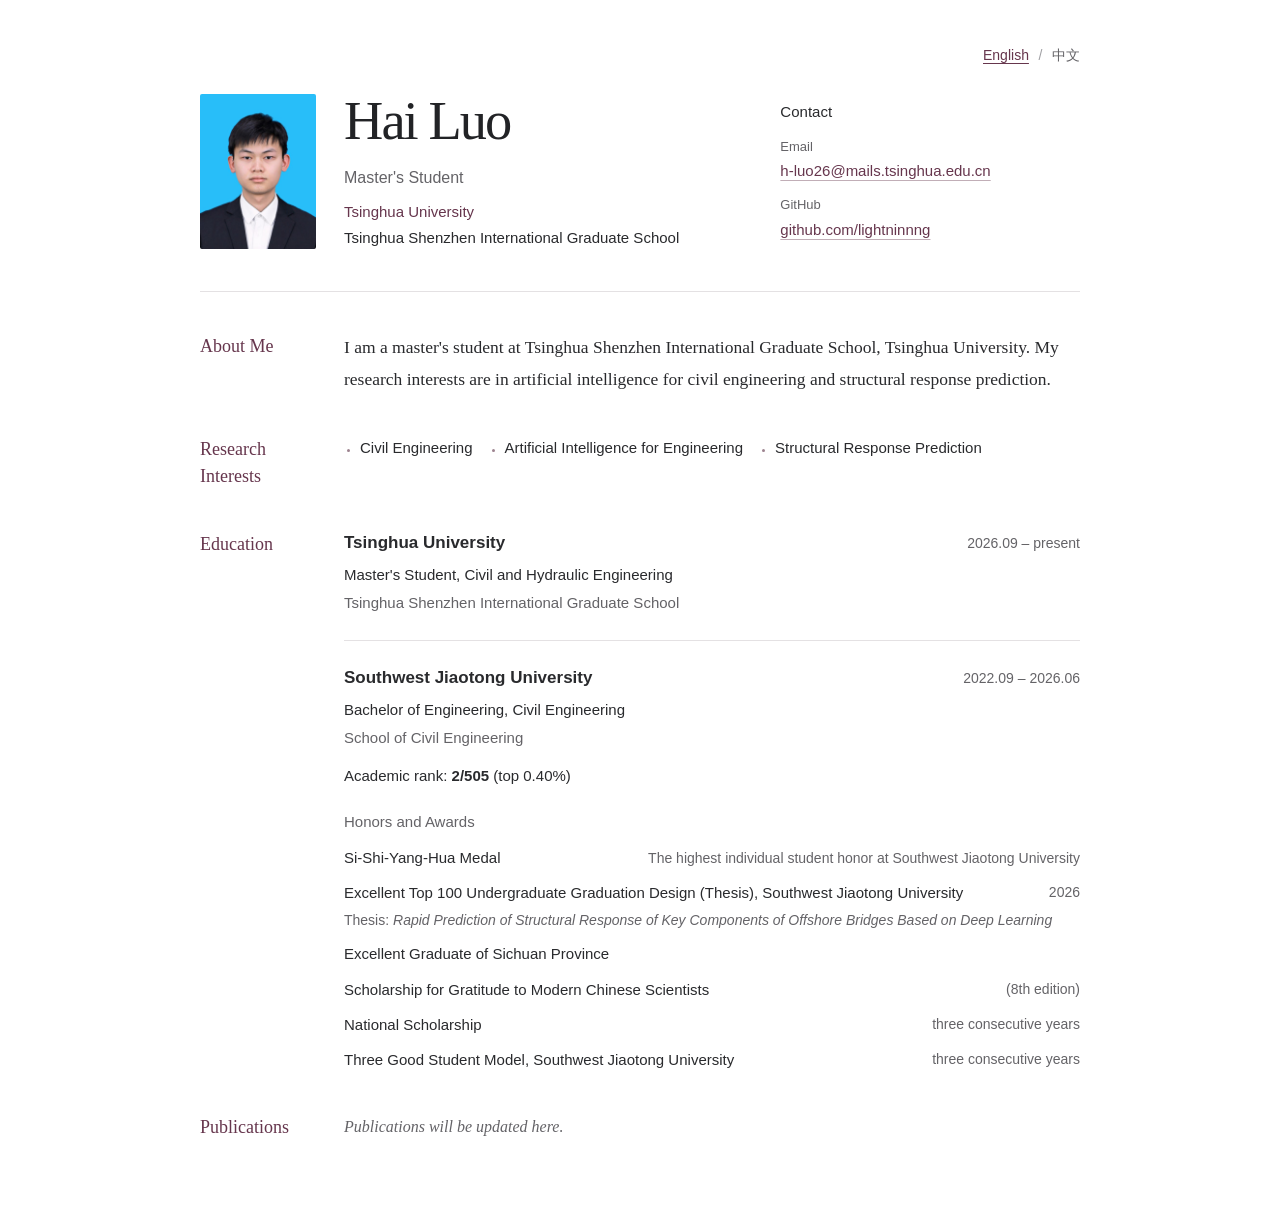
<file: index.html>
<!doctype html>
<html lang="en">
  <head>
    <meta charset="utf-8">
    <meta name="viewport" content="width=device-width, initial-scale=1">
    <meta name="description" content="Hai Luo is a master's student at Tsinghua Shenzhen International Graduate School, Tsinghua University, with interests in artificial intelligence for civil engineering.">
    <title>Hai Luo | Tsinghua University</title>
    <link rel="icon" type="image/svg+xml" href="data:image/svg+xml,%3Csvg xmlns='http://www.w3.org/2000/svg' viewBox='0 0 32 32'%3E%3Crect width='32' height='32' fill='%2366364d'/%3E%3Ctext x='16' y='22' text-anchor='middle' font-family='Georgia,serif' font-size='19' fill='white'%3EHL%3C/text%3E%3C/svg%3E">
    <link rel="canonical" href="https://lightninnng.github.io/">
    <link rel="alternate" hreflang="en" href="https://lightninnng.github.io/">
    <link rel="alternate" hreflang="zh-CN" href="https://lightninnng.github.io/zh.html">
    <link rel="alternate" hreflang="x-default" href="https://lightninnng.github.io/">
    <link rel="stylesheet" href="style.css?v=7">
  </head>
  <body>
    <main class="page">
      <nav class="language-switch" aria-label="Language">
        <a href="./" lang="en" hreflang="en" aria-current="page">English</a>
        <span aria-hidden="true">/</span>
        <a href="zh.html" lang="zh-CN" hreflang="zh-CN">中文</a>
      </nav>
      <header class="profile">
        <div class="identity">
          <img class="portrait" src="photo.jpg" alt="Portrait of Hai Luo" width="480" height="640" decoding="async">
          <div class="identity-text">
            <h1>Hai Luo</h1>
            <p class="position">Master's Student</p>
            <p class="affiliation"><span class="university">Tsinghua University</span><br>Tsinghua Shenzhen International Graduate School</p>
          </div>
        </div>
        <section class="contact" aria-labelledby="contact-heading">
          <h2 id="contact-heading">Contact</h2>
          <dl class="contact-list">
            <div>
              <dt>Email</dt>
              <dd><a href="mailto:h-luo26@mails.tsinghua.edu.cn">h-luo26@mails.tsinghua.edu.cn</a></dd>
            </div>
            <div>
              <dt>GitHub</dt>
              <dd><a href="https://github.com/lightninnng">github.com/lightninnng</a></dd>
            </div>
          </dl>
        </section>
      </header>

      <section class="about section" aria-labelledby="about-heading">
        <h2 id="about-heading">About Me</h2>
        <p>I am a master's student at Tsinghua Shenzhen International Graduate School, Tsinghua University. My research interests are in artificial intelligence for civil engineering and structural response prediction.</p>
      </section>

      <section class="research section" aria-labelledby="research-heading">
        <h2 id="research-heading">Research Interests</h2>
        <ul class="research-list">
          <li>Civil Engineering</li>
          <li>Artificial Intelligence for Engineering</li>
          <li>Structural Response Prediction</li>
        </ul>
      </section>

      <section class="education section" aria-labelledby="education-heading">
        <h2 id="education-heading">Education</h2>
        <div class="section-body">
          <article class="education-entry">
            <div class="education-entry-header">
              <h3>Tsinghua University</h3>
              <p class="dates"><time datetime="2026-09">2026.09</time> &ndash; present</p>
            </div>
            <div class="education-details">
              <p>Master's Student, Civil and Hydraulic Engineering</p>
              <p class="school">Tsinghua Shenzhen International Graduate School</p>
            </div>
          </article>
          <article class="education-entry">
            <div class="education-entry-header">
              <h3>Southwest Jiaotong University</h3>
              <p class="dates"><time datetime="2022-09">2022.09</time> &ndash; <time datetime="2026-06">2026.06</time></p>
            </div>
            <div class="education-details">
              <p>Bachelor of Engineering, Civil Engineering</p>
              <p class="school">School of Civil Engineering</p>
              <p class="academic-rank">Academic rank: <strong>2/505</strong> (top 0.40%)</p>
              <h4 class="honors-heading">Honors and Awards</h4>
              <ul class="honors-list" role="list">
                <li class="medal-honor"><span class="honor-title">Si-Shi-Yang-Hua Medal</span><span class="honor-note">The highest individual student honor at Southwest Jiaotong University</span></li>
                <li>
                  <span class="honor-title">Excellent Top 100 Undergraduate Graduation Design (Thesis), Southwest Jiaotong University</span>
                  <span class="honor-detail"><time datetime="2026">2026</time></span>
                  <p class="thesis-title">Thesis: <cite>Rapid Prediction of Structural Response of Key Components of Offshore Bridges Based on Deep Learning</cite></p>
                </li>
                <li><span class="honor-title">Excellent Graduate of Sichuan Province</span></li>
                <li><span class="honor-title">Scholarship for Gratitude to Modern Chinese Scientists</span><span class="honor-detail">(8th edition)</span></li>
                <li><span class="honor-title">National Scholarship</span><span class="honor-detail">three consecutive years</span></li>
                <li><span class="honor-title">Three Good Student Model, Southwest Jiaotong University</span><span class="honor-detail">three consecutive years</span></li>
              </ul>
            </div>
          </article>
        </div>
      </section>

      <section class="publications section" aria-labelledby="publications-heading">
        <h2 id="publications-heading">Publications</h2>
        <p>Publications will be updated here.</p>
      </section>
    </main>
  </body>
</html>
</file>
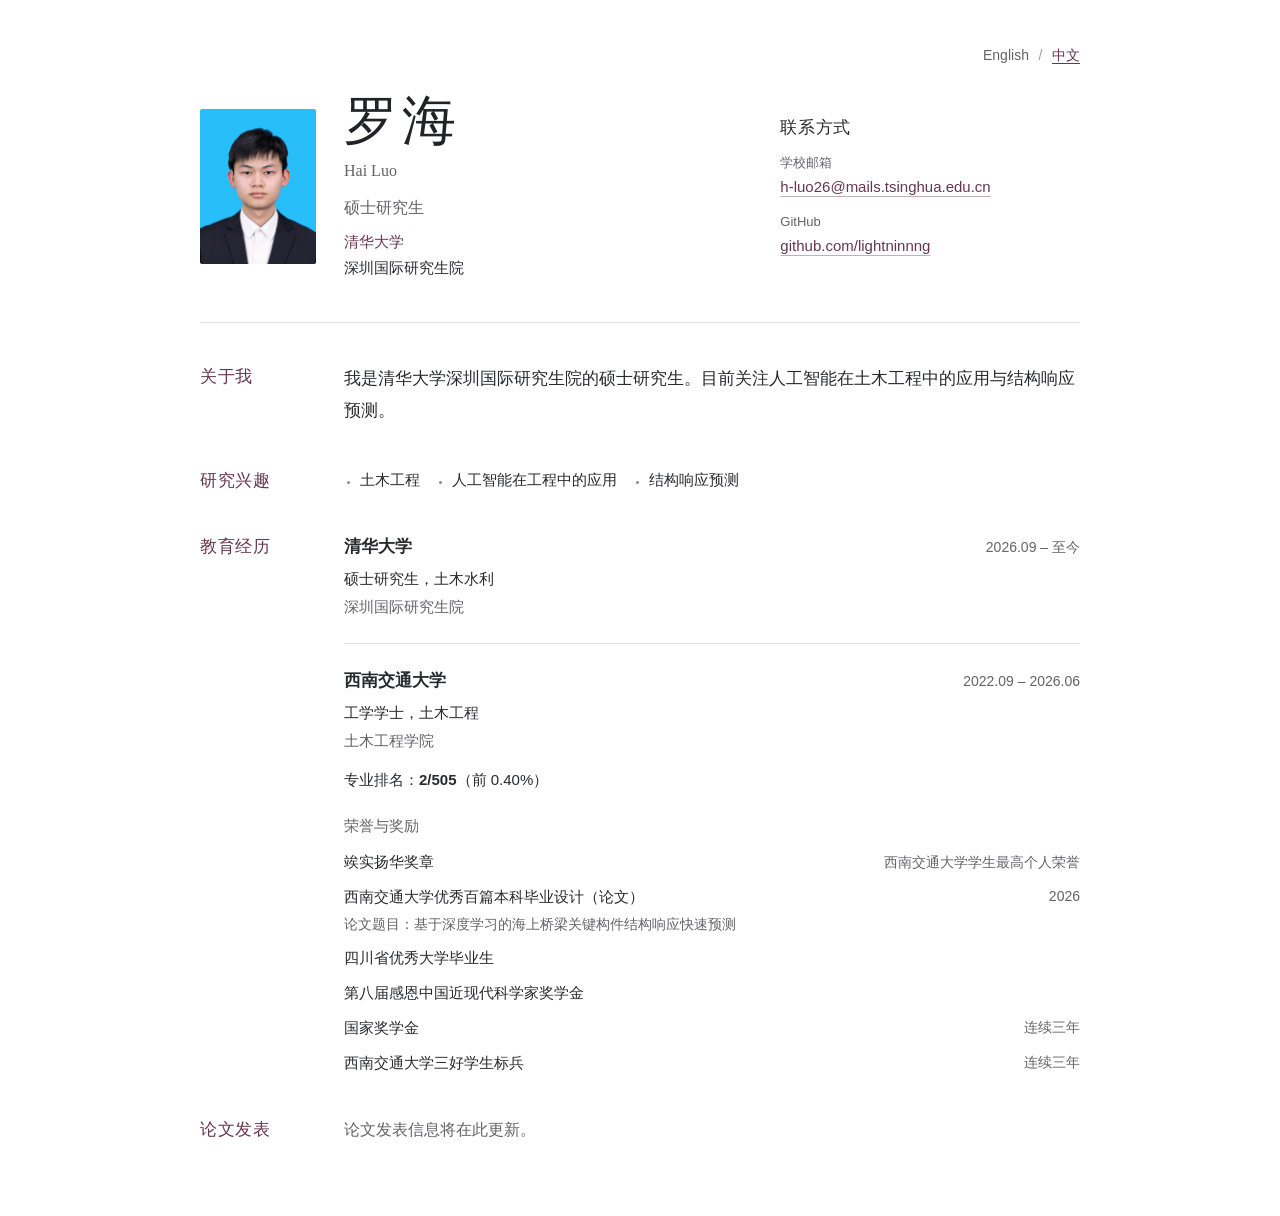
<file: zh.html>
<!doctype html>
<html lang="zh-CN">
  <head>
    <meta charset="utf-8">
    <meta name="viewport" content="width=device-width, initial-scale=1">
    <meta name="description" content="罗海，清华大学深圳国际研究生院硕士研究生，研究兴趣包括土木工程、人工智能在工程中的应用与结构响应预测。">
    <title>罗海 Hai Luo | 清华大学</title>
    <link rel="icon" type="image/svg+xml" href="data:image/svg+xml,%3Csvg xmlns='http://www.w3.org/2000/svg' viewBox='0 0 32 32'%3E%3Crect width='32' height='32' fill='%2366364d'/%3E%3Ctext x='16' y='22' text-anchor='middle' font-family='Georgia,serif' font-size='19' fill='white'%3EHL%3C/text%3E%3C/svg%3E">
    <link rel="canonical" href="https://lightninnng.github.io/zh.html">
    <link rel="alternate" hreflang="en" href="https://lightninnng.github.io/">
    <link rel="alternate" hreflang="zh-CN" href="https://lightninnng.github.io/zh.html">
    <link rel="alternate" hreflang="x-default" href="https://lightninnng.github.io/">
    <link rel="stylesheet" href="style.css?v=7">
  </head>
  <body>
    <main class="page">
      <nav class="language-switch" aria-label="语言">
        <a href="./" lang="en" hreflang="en">English</a>
        <span aria-hidden="true">/</span>
        <a href="zh.html" lang="zh-CN" hreflang="zh-CN" aria-current="page">中文</a>
      </nav>
      <header class="profile">
        <div class="identity">
          <img class="portrait" src="photo.jpg" alt="罗海的个人照片" width="480" height="640" decoding="async">
          <div class="identity-text">
            <h1>罗海 <span class="english-name" lang="en">Hai Luo</span></h1>
            <p class="position">硕士研究生</p>
            <p class="affiliation"><span class="university">清华大学</span><br>深圳国际研究生院</p>
          </div>
        </div>
        <section class="contact" aria-labelledby="contact-heading">
          <h2 id="contact-heading">联系方式</h2>
          <dl class="contact-list">
            <div>
              <dt>学校邮箱</dt>
              <dd><a href="mailto:h-luo26@mails.tsinghua.edu.cn">h-luo26@mails.tsinghua.edu.cn</a></dd>
            </div>
            <div>
              <dt>GitHub</dt>
              <dd><a href="https://github.com/lightninnng">github.com/lightninnng</a></dd>
            </div>
          </dl>
        </section>
      </header>

      <section class="about section" aria-labelledby="about-heading">
        <h2 id="about-heading">关于我</h2>
        <p>我是清华大学深圳国际研究生院的硕士研究生。目前关注人工智能在土木工程中的应用与结构响应预测。</p>
      </section>

      <section class="research section" aria-labelledby="research-heading">
        <h2 id="research-heading">研究兴趣</h2>
        <ul class="research-list">
          <li>土木工程</li>
          <li>人工智能在工程中的应用</li>
          <li>结构响应预测</li>
        </ul>
      </section>

      <section class="education section" aria-labelledby="education-heading">
        <h2 id="education-heading">教育经历</h2>
        <div class="section-body">
          <article class="education-entry">
            <div class="education-entry-header">
              <h3>清华大学</h3>
              <p class="dates"><time datetime="2026-09">2026.09</time> &ndash; 至今</p>
            </div>
            <div class="education-details">
              <p>硕士研究生，土木水利</p>
              <p class="school">深圳国际研究生院</p>
            </div>
          </article>
          <article class="education-entry">
            <div class="education-entry-header">
              <h3>西南交通大学</h3>
              <p class="dates"><time datetime="2022-09">2022.09</time> &ndash; <time datetime="2026-06">2026.06</time></p>
            </div>
            <div class="education-details">
              <p>工学学士，土木工程</p>
              <p class="school">土木工程学院</p>
              <p class="academic-rank">专业排名：<strong>2/505</strong>（前 0.40%）</p>
              <h4 class="honors-heading">荣誉与奖励</h4>
              <ul class="honors-list" role="list">
                <li class="medal-honor"><span class="honor-title">竢实扬华奖章</span><span class="honor-note">西南交通大学学生最高个人荣誉</span></li>
                <li>
                  <span class="honor-title">西南交通大学优秀百篇本科毕业设计（论文）</span>
                  <span class="honor-detail"><time datetime="2026">2026</time></span>
                  <p class="thesis-title">论文题目：<cite>基于深度学习的海上桥梁关键构件结构响应快速预测</cite></p>
                </li>
                <li><span class="honor-title">四川省优秀大学毕业生</span></li>
                <li><span class="honor-title">第八届感恩中国近现代科学家奖学金</span></li>
                <li><span class="honor-title">国家奖学金</span><span class="honor-detail">连续三年</span></li>
                <li><span class="honor-title">西南交通大学三好学生标兵</span><span class="honor-detail">连续三年</span></li>
              </ul>
            </div>
          </article>
        </div>
      </section>

      <section class="publications section" aria-labelledby="publications-heading">
        <h2 id="publications-heading">论文发表</h2>
        <p>论文发表信息将在此更新。</p>
      </section>
    </main>
  </body>
</html>
</file>
<file: style.css>
:root {
  color-scheme: light;
  font-family: "Helvetica Neue", Arial, sans-serif;
  color: #292a2d;
  background: #fff;
  line-height: 1.7;
  --muted: #646367;
  --accent: #66364d;
  --rule: #e4e1e3;
}

* {
  box-sizing: border-box;
}

body {
  margin: 0;
  font-size: 1rem;
  -webkit-font-smoothing: antialiased;
}

.page {
  width: min(100%, 60rem);
  margin: 2.75rem auto 4.5rem;
  padding: 0 2.5rem;
}

.language-switch {
  display: flex;
  justify-content: flex-end;
  align-items: baseline;
  gap: 0.6rem;
  margin-bottom: 1.5rem;
  font-size: 0.875rem;
  color: #a0a0a4;
}

.language-switch a {
  color: var(--muted);
  text-decoration: none;
}

.language-switch a[aria-current="page"] {
  color: var(--accent);
  text-decoration: underline;
}

.language-switch a:hover {
  text-decoration: underline;
}

.profile {
  display: grid;
  grid-template-columns: minmax(0, 1.75fr) minmax(0, 1fr);
  column-gap: 3.5rem;
  align-items: center;
  padding-bottom: 2.5rem;
  border-bottom: 1px solid var(--rule);
}

.identity {
  display: grid;
  grid-template-columns: 7.25rem minmax(0, 1fr);
  gap: 1.75rem;
  align-items: center;
}

.portrait {
  display: block;
  width: 100%;
  height: auto;
  border-radius: 0.125rem;
}

h1 {
  margin: 0 0 0.75rem;
  font-family: Georgia, "Times New Roman", serif;
  font-size: 3.4rem;
  font-weight: 400;
  letter-spacing: -0.035em;
  line-height: 1.1;
  color: #222326;
}

h2 {
  margin: 0;
  font-family: Georgia, "Times New Roman", serif;
  font-size: 1.125rem;
  font-weight: 400;
  line-height: 1.5;
  color: var(--accent);
}

h3 {
  margin: 0;
  font-size: 1.0625rem;
  font-weight: 600;
  line-height: 1.5;
}

p {
  margin: 0;
}

.position {
  margin-bottom: 0.5rem;
  font-size: 1rem;
  color: var(--muted);
}

.affiliation {
  font-size: 0.9375rem;
  line-height: 1.75;
}

.university {
  color: var(--accent);
}

a {
  color: var(--accent);
  text-decoration-color: #c1aeb7;
  text-decoration-thickness: 1px;
  text-underline-offset: 0.24em;
  overflow-wrap: anywhere;
}

a:hover {
  color: #3f2030;
  text-decoration-color: currentColor;
}

a:focus-visible {
  outline: 2px solid var(--accent);
  outline-offset: 5px;
}

.contact h2 {
  margin-bottom: 0.75rem;
  font-family: inherit;
  font-size: 0.9375rem;
  font-weight: 500;
  color: #292a2d;
}

.contact-list {
  margin: 0;
  font-size: 0.9375rem;
}

.contact-list > div + div {
  margin-top: 0.7rem;
}

dt {
  font-size: 0.8125rem;
  color: var(--muted);
}

dd {
  margin: 0;
}

.about p {
  font-family: Georgia, "Times New Roman", serif;
  font-size: 1.09375rem;
  line-height: 1.8;
}

.research-list {
  display: flex;
  flex-wrap: wrap;
  align-content: start;
  gap: 0.25rem 2rem;
  margin: 0;
  padding-left: 1rem;
  font-size: 0.9375rem;
  line-height: 1.7;
}

.research-list li + li {
  margin-top: 0;
}

.research-list li::marker {
  color: #9d838f;
  font-size: 0.75em;
}

.section {
  display: grid;
  grid-template-columns: 7.25rem minmax(0, 1fr);
  column-gap: 1.75rem;
  margin-top: 2.5rem;
}

.section > h2 {
  padding-top: 0.05rem;
}

.education-entry + .education-entry {
  margin-top: 1.5rem;
  padding-top: 1.5rem;
  border-top: 1px solid var(--rule);
}

.education-entry-header {
  display: flex;
  justify-content: space-between;
  align-items: baseline;
  flex-wrap: wrap;
  gap: 0.25rem 1.25rem;
}

.dates {
  flex-shrink: 0;
  font-size: 0.875rem;
  font-variant-numeric: tabular-nums;
  color: var(--muted);
  white-space: nowrap;
}

.education-details {
  margin-top: 0.4rem;
  font-size: 0.9375rem;
}

.school {
  margin-top: 0.15rem;
  color: var(--muted);
}

.academic-rank {
  margin-top: 0.8rem;
  font-variant-numeric: tabular-nums;
}

.academic-rank strong {
  font-weight: 600;
}

.honors-heading {
  margin: 1.3rem 0 0.65rem;
  font-size: 0.9375rem;
  font-weight: 500;
  color: var(--muted);
}

.honors-list {
  margin: 0;
  padding: 0;
  list-style: none;
  line-height: 1.75;
}

.honors-list li {
  display: grid;
  grid-template-columns: minmax(0, 1fr) auto;
  gap: 0.1rem 1.25rem;
}

.honors-list li + li {
  margin-top: 0.55rem;
}

.honors-list .medal-honor {
  grid-template-columns: max-content minmax(0, 1fr);
  align-items: baseline;
}

.honor-title:only-child {
  grid-column: 1 / -1;
}

.honor-note {
  font-size: 0.875rem;
  color: var(--muted);
  text-align: right;
}

.honor-detail {
  align-self: baseline;
  font-size: 0.875rem;
  color: var(--muted);
  white-space: nowrap;
}

.thesis-title {
  grid-column: 1 / -1;
  font-size: 0.875rem;
  color: var(--muted);
}

.publications p {
  font-family: Georgia, "Times New Roman", serif;
  font-style: italic;
  font-size: 1rem;
  color: var(--muted);
}

html:lang(zh-CN) {
  font-family: "Helvetica Neue", Arial, "PingFang SC", "Microsoft YaHei", sans-serif;
}

html:lang(zh-CN) h1 {
  font-family: "Songti SC", SimSun, serif;
  letter-spacing: 0.08em;
}

html:lang(zh-CN) h2 {
  font-family: inherit;
  font-size: 1.0625rem;
  font-weight: 500;
  letter-spacing: 0.04em;
}

html:lang(zh-CN) .about p {
  font-family: inherit;
  font-size: 1.0625rem;
  line-height: 1.9;
}

.english-name {
  display: block;
  margin-top: 0.5rem;
  font-family: Georgia, "Times New Roman", serif;
  font-size: 1rem;
  letter-spacing: 0;
  line-height: 1.4;
  color: var(--muted);
}

html:lang(zh-CN) .publications p {
  font-family: inherit;
  font-style: normal;
}

html:lang(zh-CN) .thesis-title cite {
  font-style: normal;
}

@media (max-width: 48rem) {
  .page {
    margin: 1.5rem auto 3rem;
    padding: 0 1.5rem;
  }

  .language-switch {
    margin-bottom: 1.5rem;
  }

  .profile {
    grid-template-columns: minmax(0, 1fr);
    row-gap: 2rem;
  }

  h1 {
    font-size: 2.85rem;
    margin-bottom: 0.7rem;
  }

  .profile {
    padding-bottom: 2rem;
  }

  .identity {
    grid-template-columns: 6rem minmax(0, 1fr);
    gap: 1.25rem;
  }

  .contact-list {
    display: grid;
    grid-template-columns: repeat(2, minmax(0, 1fr));
    gap: 1rem;
  }

  .contact-list > div + div {
    margin-top: 0;
  }

  .section {
    grid-template-columns: minmax(0, 1fr);
    row-gap: 0.9rem;
    margin-top: 2.25rem;
  }

  .section > h2 {
    padding-top: 0;
  }

  .research-list {
    display: block;
  }

  .research-list li + li {
    margin-top: 0.25rem;
  }
}

@media (max-width: 35rem) {
  .contact-list {
    grid-template-columns: minmax(0, 1fr);
    gap: 0.65rem;
  }

  .education-entry-header {
    flex-direction: column;
    align-items: flex-start;
    gap: 0.15rem;
  }

  .education-details {
    margin-top: 0.5rem;
  }

  .honors-list li {
    grid-template-columns: minmax(0, 1fr);
    gap: 0;
  }

  .honors-list .medal-honor {
    grid-template-columns: minmax(0, 1fr);
  }

  .honors-list li + li {
    margin-top: 0.7rem;
  }

  .honor-detail {
    white-space: normal;
  }

  .honor-note {
    line-height: 1.75;
    text-align: left;
  }
}

@media (max-width: 23rem) {
  .page {
    padding: 0 1.25rem;
  }

  .identity {
    grid-template-columns: 5rem minmax(0, 1fr);
    gap: 1rem;
  }

  h1 {
    font-size: 2.65rem;
  }
}

@media print {
  .language-switch {
    display: none;
  }

  .page {
    width: 100%;
    margin: 0;
    padding: 0;
  }

  .profile,
  .education-entry,
  .publications {
    break-inside: avoid;
  }
}
</file>
